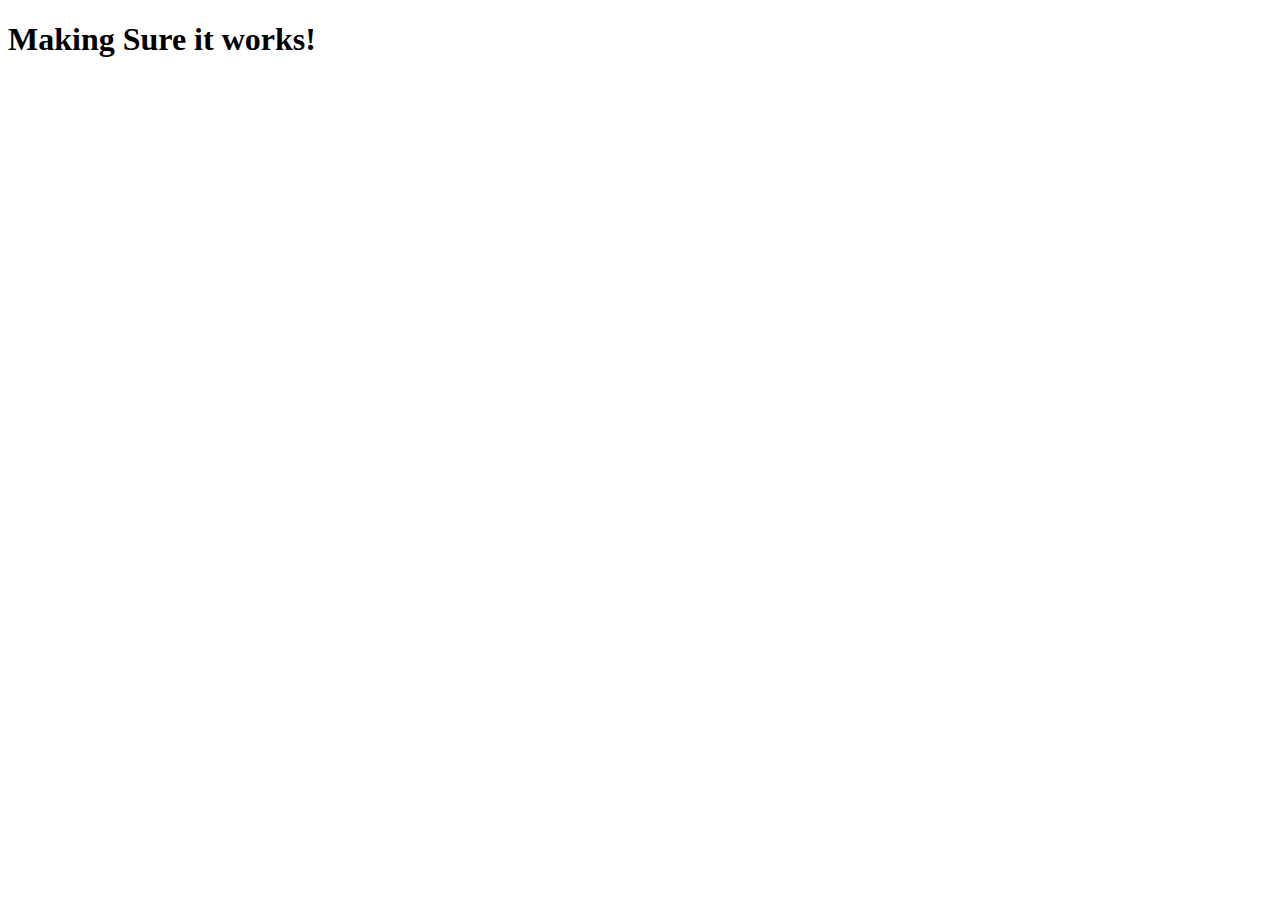
<file: index.html>
<!DOCTYPE html>
<html lang="en">
<head>
  <meta charset="UTF-8">
  <meta name="viewport" content="width=device-width, initial-scale=1.0">
  <title>toleiko.ca</title>
  <meta name="description" content="Official website of Toleiko">
  <meta property="og:title" content="Toleiko">
  <meta property="og:description" content="Official website of Toleiko">
  <meta property="og:url" content="https://toleiko.ca">
  <meta property="og:type" content="website">
  <link rel="canonical" href="https://toleiko.ca">
</head>
<body>
  <h1>Making Sure it works!</h1>
</body>
</html>
</file>
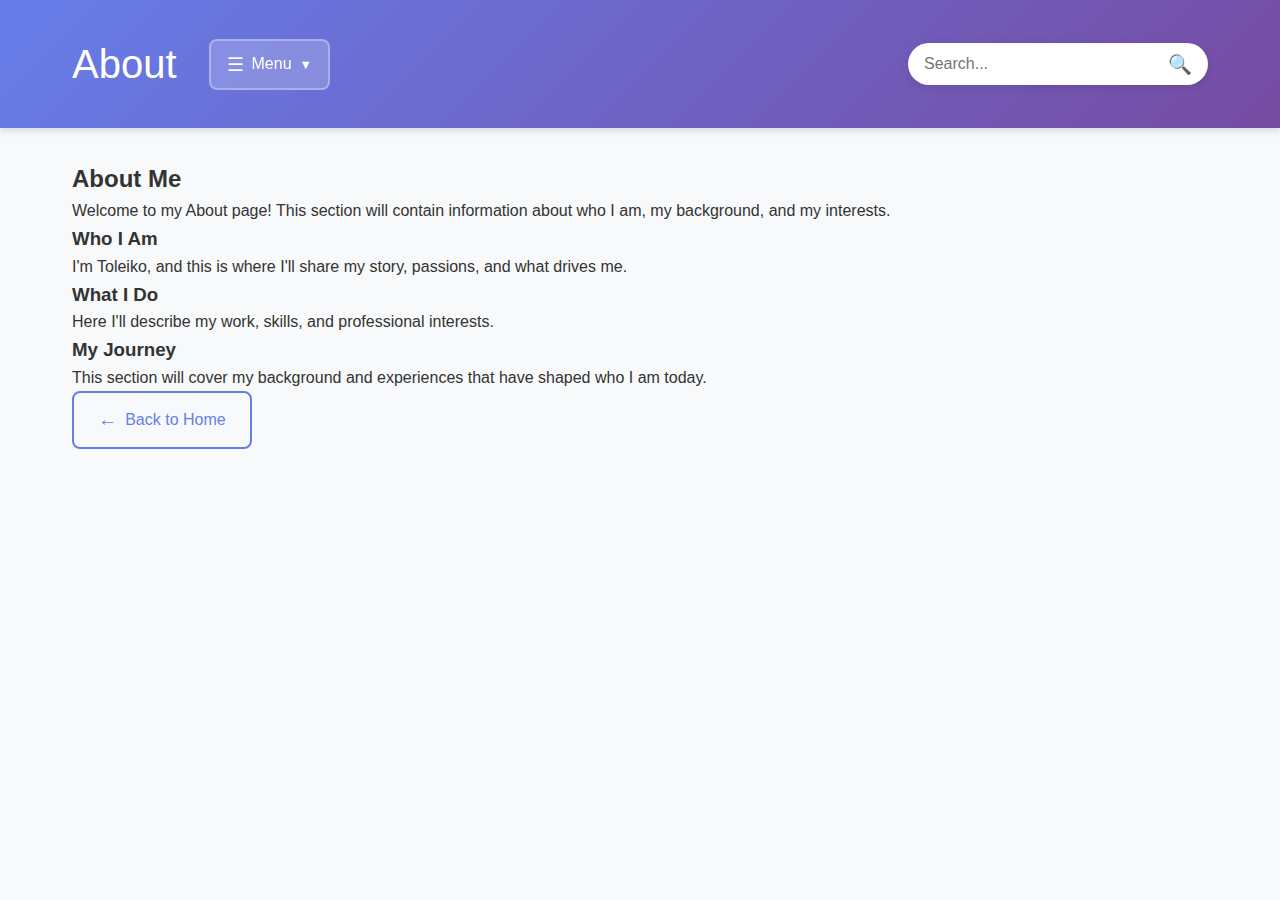
<file: about/index.html>
<!DOCTYPE html>
<html lang="en">
<head>
  <meta charset="UTF-8">
  <meta name="viewport" content="width=device-width, initial-scale=1.0">
  <title>About - toleiko</title>
  <meta name="description" content="About Toleiko - Learn more about me">
  <meta property="og:title" content="About - toleiko">
  <meta property="og:description" content="About Toleiko - Learn more about me">
  <meta property="og:url" content="https://toleiko.ca/about">
  <meta property="og:type" content="website">
  <link rel="canonical" href="https://toleiko.ca/about">
  <link rel="stylesheet" href="../styles.css">
</head>
<body>
  <!-- Title Section Container -->
  <div id="titleSection"></div>
  
  <!-- Main Content -->
  <div class="content">
    <h2>About Me</h2>
    <p>Welcome to my About page! This section will contain information about who I am, my background, and my interests.</p>
    
    <div class="about-content">
      <h3>Who I Am</h3>
      <p>I'm Toleiko, and this is where I'll share my story, passions, and what drives me.</p>
      
      <h3>What I Do</h3>
      <p>Here I'll describe my work, skills, and professional interests.</p>
      
      <h3>My Journey</h3>
      <p>This section will cover my background and experiences that have shaped who I am today.</p>
    </div>
    
    <!-- Navigation Back Home -->
    <div id="backButton"></div>
  </div>

  <!-- Load Templates -->
  <script src="../templates.js"></script>
  <script>
    // Load the title section with custom data
    loadTemplate('titleSection', 'titleSection', {
      title: 'About',
      searchPlaceholder: 'Search...',
      showSearch: true,
      showDropdown: true,
      dropdownItems: [
        {
          text: 'Home',
          href: 'https://toleiko.ca',
          icon: '🏠'
        },
        {
          text: 'Projects',
          href: 'https://toleiko.ca/projects',
          icon: '🚀'
        },
        {
          text: 'Recipes',
          href: 'https://toleiko.ca/recipes',
          icon: '🍲'
        }
      ]
    });

    // Load back to home button
    loadTemplate('navButton', 'backButton', {
      text: 'Back to Home',
      href: 'https://toleiko.ca',
      style: 'outline',
      size: 'medium',
      icon: '← '
    });
  </script>
</body>
</html>
</file>
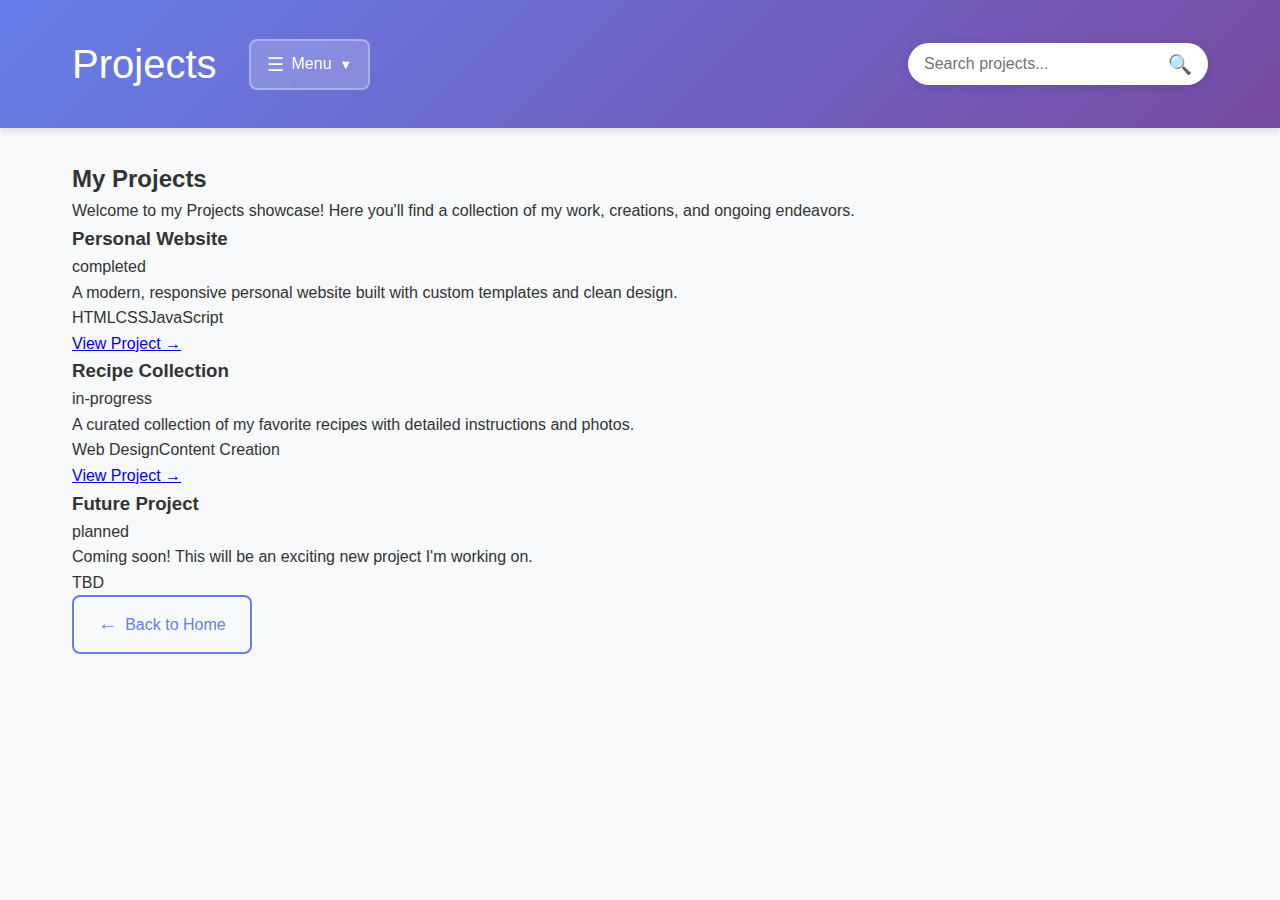
<file: projects/index.html>
<!DOCTYPE html>
<html lang="en">
<head>
  <meta charset="UTF-8">
  <meta name="viewport" content="width=device-width, initial-scale=1.0">
  <title>Projects - toleiko</title>
  <meta name="description" content="Projects by Toleiko - Explore my work and creations">
  <meta property="og:title" content="Projects - toleiko">
  <meta property="og:description" content="Projects by Toleiko - Explore my work and creations">
  <meta property="og:url" content="https://toleiko.ca/projects">
  <meta property="og:type" content="website">
  <link rel="canonical" href="https://toleiko.ca/projects">
  <link rel="stylesheet" href="../styles.css">
</head>
<body>
  <!-- Title Section Container -->
  <div id="titleSection"></div>
  
  <!-- Main Content -->
  <div class="content">
    <h2>My Projects</h2>
    <p>Welcome to my Projects showcase! Here you'll find a collection of my work, creations, and ongoing endeavors.</p>
    
    <div class="projects-grid" id="projectsGrid">
      <!-- Projects will be loaded here -->
    </div>
    
    <!-- Navigation Back Home -->
    <div id="backButton"></div>
  </div>

  <!-- Load Templates -->
  <script src="../templates.js"></script>
  <script>
    // Load the title section with custom data
    loadTemplate('titleSection', 'titleSection', {
      title: 'Projects',
      searchPlaceholder: 'Search projects...',
      showSearch: true,
      showDropdown: true,
      dropdownItems: [
        {
          text: 'Home',
          href: 'https://toleiko.ca',
          icon: '🏠'
        },
        {
          text: 'About',
          href: 'https://toleiko.ca/about',
          icon: '👤'
        },
        {
          text: 'Recipes',
          href: 'https://toleiko.ca/recipes',
          icon: '🍲'
        }
      ]
    });

    // Add project cards template
    function createProjectCard(project) {
      return `
        <div class="project-card">
          <div class="project-header">
            <h3>${project.title}</h3>
            <span class="project-status ${project.status}">${project.status}</span>
          </div>
          <p class="project-description">${project.description}</p>
          <div class="project-tech">
            ${project.technologies.map(tech => `<span class="tech-tag">${tech}</span>`).join('')}
          </div>
          ${project.link ? `<a href="${project.link}" class="project-link" target="_blank">View Project →</a>` : ''}
        </div>
      `;
    }

    // Sample projects data
    const projects = [
      {
        title: "Personal Website",
        description: "A modern, responsive personal website built with custom templates and clean design.",
        technologies: ["HTML", "CSS", "JavaScript"],
        status: "completed",
        link: "https://toleiko.ca"
      },
      {
        title: "Recipe Collection",
        description: "A curated collection of my favorite recipes with detailed instructions and photos.",
        technologies: ["Web Design", "Content Creation"],
        status: "in-progress",
        link: "https://toleiko.ca/recipes"
      },
      {
        title: "Future Project",
        description: "Coming soon! This will be an exciting new project I'm working on.",
        technologies: ["TBD"],
        status: "planned"
      }
    ];

    // Load projects into the grid
    document.getElementById('projectsGrid').innerHTML = projects.map(createProjectCard).join('');

    // Load back to home button
    loadTemplate('navButton', 'backButton', {
      text: 'Back to Home',
      href: 'https://toleiko.ca',
      style: 'outline',
      size: 'medium',
      icon: '← '
    });
  </script>
</body>
</html>
</file>
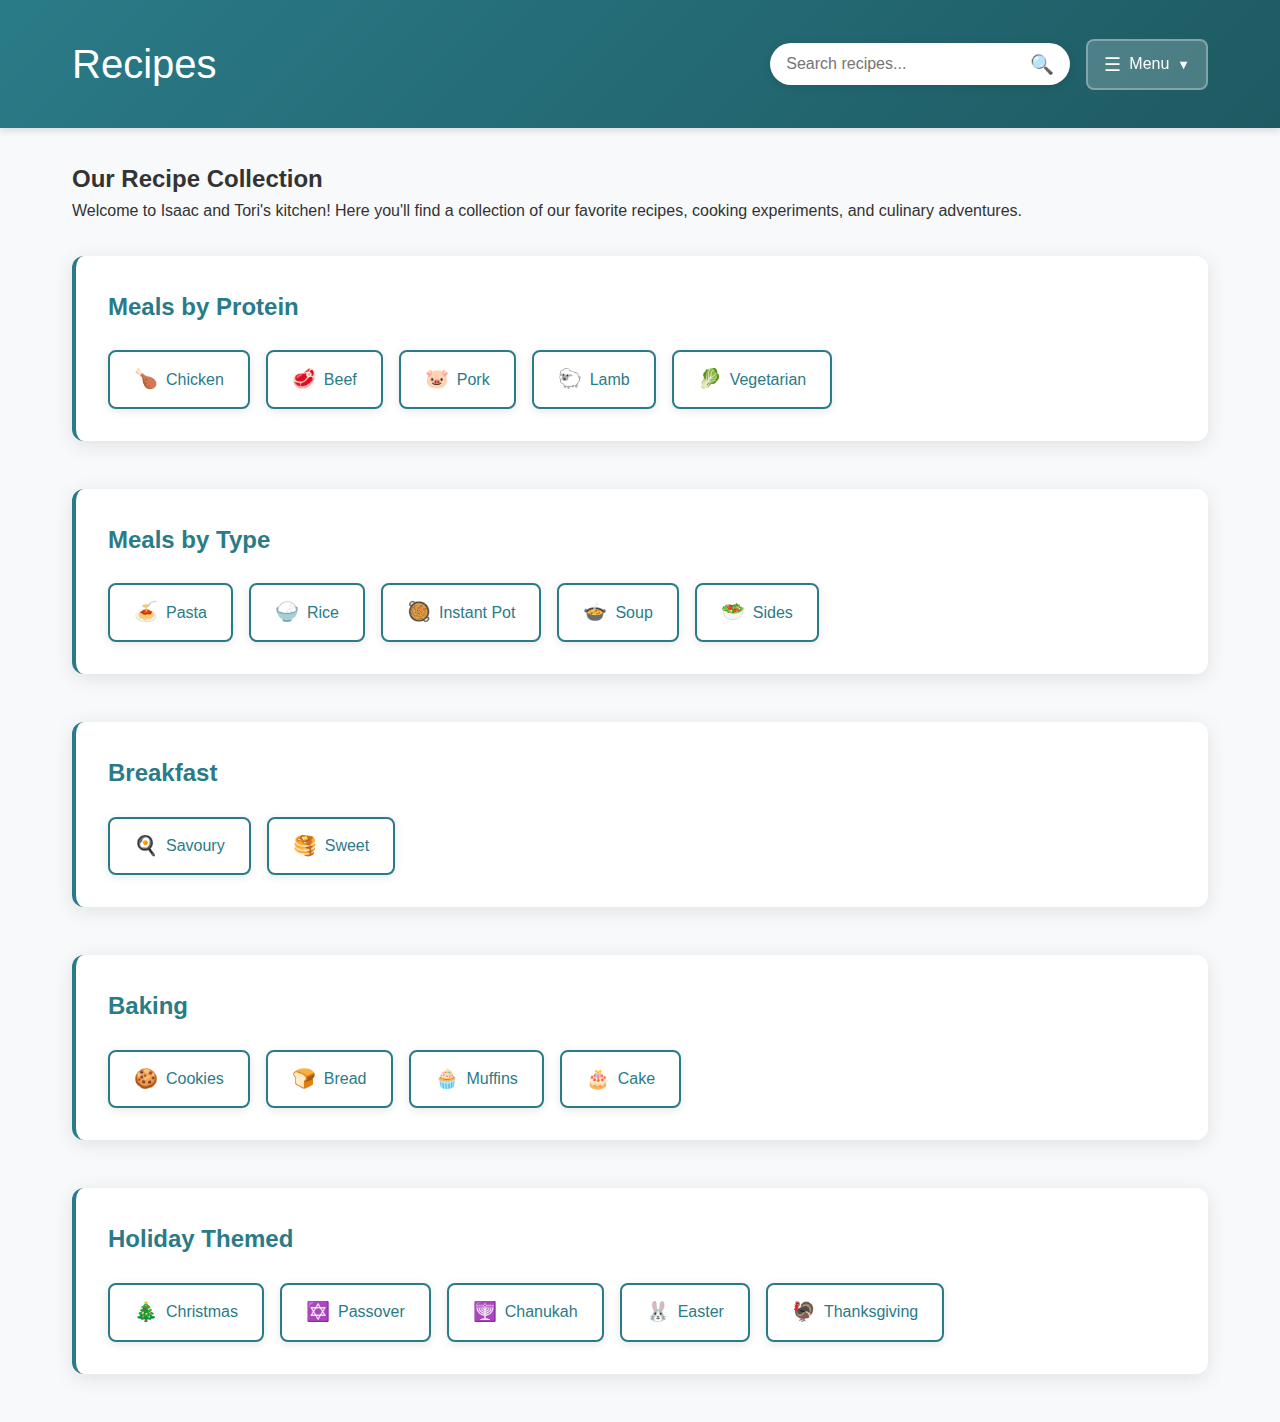
<file: recipes/index.html>
<!DOCTYPE html>
<html lang="en">
<head>
  <meta charset="UTF-8">
  <meta name="viewport" content="width=device-width, initial-scale=1.0">
  <title>toleiko/recipes</title>
  <meta name="description" content="Cooking with Tori and Isaac - Delicious dishes and cooking adventures">
  <meta property="og:title" content="toleiko - recipes">
  <meta property="og:description" content="Cooking with Tori and Isaac - Delicious dishes and cooking adventures">
  <meta property="og:url" content="https://toleiko.ca/recipes">
  <meta property="og:type" content="website">
  <link rel="canonical" href="https://toleiko.ca/recipes">
  <link rel="stylesheet" href="../css/styles.css">
</head>
<body>
  <!-- Title Section Container -->
  <div id="titleSection"></div>
  
  <!-- Main Content -->
  <div class="content">
    <h2>Our Recipe Collection</h2>
    <p>Welcome to Isaac and Tori's kitchen! Here you'll find a collection of our favorite recipes, cooking experiments, and culinary adventures.</p>
    
    <!-- Recipe Categories -->
    <div class="recipe-categories">
      
      <!-- Meals by Protein -->
      <div class="category-section">
        <h3>Meals by Protein</h3>
        <div id="proteinButtons"></div>
      </div>
      
      <!-- Meals by Type -->
      <div class="category-section">
        <h3>Meals by Type</h3>
        <div id="mealTypeButtons"></div>
      </div>
      
      <!-- Breakfast -->
      <div class="category-section">
        <h3>Breakfast</h3>
        <div id="breakfastButtons"></div>
      </div>
      
      <!-- Baking -->
      <div class="category-section">
        <h3>Baking</h3>
        <div id="bakingButtons"></div>
      </div>
      
      <!-- Holiday Themed -->
      <div class="category-section">
        <h3>Holiday Themed</h3>
        <div id="holidayButtons"></div>
      </div>
      
    </div>

    <!-- Filtered Results Section -->
    <div id="filteredResults" style="display: none;">
      <div style="display: flex; justify-content: space-between; align-items: center; margin-bottom: 2rem;">
        <h2 id="filterTitle">Filtered Recipes</h2>
        <button onclick="showAllCategories()" class="nav-button nav-button--outline nav-button--medium">
          ← Back to Categories
        </button>
      </div>
      <div id="recipeGrid" class="recipes-grid">
        <!-- Filtered recipes will be displayed here -->
      </div>
    </div>
    
  </div>

  <!-- Load Templates -->
  <script src="../js/templates.js"></script>
  <script>
    // Load the title section with custom data
    loadTemplate('titleSection', 'titleSection', {
      title: 'Recipes',
      searchPlaceholder: 'Search recipes...',
      showSearch: true,
      showDropdown: true,
      dropdownItems: [
        {
          text: 'Home',
          href: 'https://toleiko.ca',
          icon: '🏠'
        },
        {
          text: 'Projects',
          href: 'https://toleiko.ca/projects',
          icon: '🚀'
        }
      ]
    });

    // Load recipe category buttons
    
    // Add event listeners after buttons are created
    setTimeout(() => {
      // Add click handlers to all category buttons
      const buttonCategories = [
        { selector: '#proteinButtons', tags: ['chicken', 'beef', 'pork', 'lamb', 'vegetarian'] },
        { selector: '#mealTypeButtons', tags: ['pasta', 'rice', 'instant pot', 'soup', 'sides'] },
        { selector: '#breakfastButtons', tags: ['savoury', 'sweet'] },
        { selector: '#bakingButtons', tags: ['cookies', 'bread', 'muffins', 'cake'] },
        { selector: '#holidayButtons', tags: ['christmas', 'passover', 'chanukah', 'easter', 'thanksgiving'] }
      ];

      buttonCategories.forEach(category => {
        const buttons = document.querySelectorAll(`${category.selector} .nav-button`);
        buttons.forEach((button, index) => {
          button.addEventListener('click', (e) => {
            e.preventDefault();
            const tag = category.tags[index];
            console.log('Button clicked:', tag);
            filterRecipes(tag);
          });
        });
        console.log(`Event listeners added to ${buttons.length} buttons in ${category.selector}`);
      });
    }, 500);
    
    // Meals by Protein
    loadTemplate('buttonGroup', 'proteinButtons', {
      alignment: 'left',
      spacing: 'normal',
      buttons: [
        { text: 'Chicken', href: '#', style: 'secondary', size: 'medium', icon: '🍗', tag: 'chicken' },
        { text: 'Beef', href: '#', style: 'secondary', size: 'medium', icon: '🥩', tag: 'beef' },
        { text: 'Pork', href: '#', style: 'secondary', size: 'medium', icon: '🐷', tag: 'pork' },
        { text: 'Lamb', href: '#', style: 'secondary', size: 'medium', icon: '🐑', tag: 'lamb' },
        { text: 'Vegetarian', href: '#', style: 'secondary', size: 'medium', icon: '🥬', tag: 'vegetarian' }
      ]
    });

    // Meals by Type
    loadTemplate('buttonGroup', 'mealTypeButtons', {
      alignment: 'left',
      spacing: 'normal',
      buttons: [
        { text: 'Pasta', href: '#', style: 'secondary', size: 'medium', icon: '🍝' },
        { text: 'Rice', href: '#', style: 'secondary', size: 'medium', icon: '🍚' },
        { text: 'Instant Pot', href: '#', style: 'secondary', size: 'medium', icon: '🥘' },
        { text: 'Soup', href: '#', style: 'secondary', size: 'medium', icon: '🍲' },
        { text: 'Sides', href: '#', style: 'secondary', size: 'medium', icon: '🥗' }
      ]
    });

    // Breakfast
    loadTemplate('buttonGroup', 'breakfastButtons', {
      alignment: 'left',
      spacing: 'normal',
      buttons: [
        { text: 'Savoury', href: '#', style: 'secondary', size: 'medium', icon: '🍳' },
        { text: 'Sweet', href: '#', style: 'secondary', size: 'medium', icon: '🥞' }
      ]
    });

    // Baking
    loadTemplate('buttonGroup', 'bakingButtons', {
      alignment: 'left',
      spacing: 'normal',
      buttons: [
        { text: 'Cookies', href: '#', style: 'secondary', size: 'medium', icon: '🍪' },
        { text: 'Bread', href: '#', style: 'secondary', size: 'medium', icon: '🍞' },
        { text: 'Muffins', href: '#', style: 'secondary', size: 'medium', icon: '🧁' },
        { text: 'Cake', href: '#', style: 'secondary', size: 'medium', icon: '🎂' }
      ]
    });

    // Holiday Themed
    loadTemplate('buttonGroup', 'holidayButtons', {
      alignment: 'left',
      spacing: 'normal',
      buttons: [
        { text: 'Christmas', href: '#', style: 'secondary', size: 'medium', icon: '🎄' },
        { text: 'Passover', href: '#', style: 'secondary', size: 'medium', icon: '✡️' },
        { text: 'Chanukah', href: '#', style: 'secondary', size: 'medium', icon: '🕎' },
        { text: 'Easter', href: '#', style: 'secondary', size: 'medium', icon: '🐰' },
        { text: 'Thanksgiving', href: '#', style: 'secondary', size: 'medium', icon: '🦃' }
      ]
    });

    // Recipe filtering functionality
    let allRecipes = [];

    // Load all recipes from the database folder
    async function loadRecipes() {
      const recipeFiles = [
        'annes-chicken.json',
        'cashew-chicken.json',
        'chicken-parmigiana.json',
        'instant-pot-indian-curry.json',
        'instant-pot-tuscan-chicken.json',
        'lemon-orzo-chicken.json',
        'lemon-roast-chicken.json',
        'panaeng-curry.json',
        'spicy-mushroom-larb.json',
        'sticky-chicken.json',
        'teriyaki-chicken-lettuce-wraps.json'
      ];

      console.log('Loading recipes...');
      try {
        for (const file of recipeFiles) {
          console.log('Fetching:', `database/${file}`);
          try {
            const response = await fetch(`database/${file}`);
            console.log('Response for', file, ':', response.status, response.ok);
            
            if (response.ok) {
              const recipeText = await response.text();
              console.log('Raw response for', file, ':', recipeText.substring(0, 100));
              
              try {
                const recipe = JSON.parse(recipeText);
                console.log('Parsed recipe:', recipe.name, 'Tags:', recipe.tags);
                
                // Normalize ingredients format for consistency
                if (recipe.ingredients && typeof recipe.ingredients === 'object' && !Array.isArray(recipe.ingredients)) {
                  // Complex format - convert to simple format for filtering
                  recipe.ingredientSections = recipe.ingredients;
                  recipe.ingredients = Object.values(recipe.ingredients).flat();
                  console.log('Normalized complex ingredients for:', recipe.name);
                }
                
                allRecipes.push(recipe);
              } catch (parseError) {
                console.error('JSON parse error for', file, ':', parseError);
              }
            } else {
              console.error('Failed to fetch:', file, 'Status:', response.status, response.statusText);
            }
          } catch (fileError) {
            console.error('Error loading file', file, ':', fileError);
          }
        }
        console.log('All recipes loaded:', allRecipes.length);
        console.log('Recipe names:', allRecipes.map(r => r.name));
      } catch (error) {
        console.error('Error loading recipes:', error);
      }
    }

    // Filter recipes by tag
    function filterRecipes(tag) {
      console.log('Filtering recipes for tag:', tag);
      console.log('All recipes loaded:', allRecipes);
      
      const filteredRecipes = allRecipes.filter(recipe => 
        recipe.tags && recipe.tags.some(recipeTag => 
          recipeTag.toLowerCase().includes(tag.toLowerCase())
        )
      );

      console.log('Filtered recipes:', filteredRecipes);
      displayFilteredRecipes(filteredRecipes, tag);
    }

    // Display filtered recipes
    function displayFilteredRecipes(recipes, tag) {
      const categoriesDiv = document.querySelector('.recipe-categories');
      const filteredDiv = document.getElementById('filteredResults');
      const filterTitle = document.getElementById('filterTitle');
      const recipeGrid = document.getElementById('recipeGrid');

      // Hide categories, show filtered results
      categoriesDiv.style.display = 'none';
      filteredDiv.style.display = 'block';

      // Update title
      filterTitle.textContent = `${tag.charAt(0).toUpperCase() + tag.slice(1)} Recipes (${recipes.length})`;

      // Create recipe cards
      if (recipes.length === 0) {
        recipeGrid.innerHTML = '<p>No recipes found for this category.</p>';
      } else {
        recipeGrid.innerHTML = recipes.map(recipe => createRecipeCard(recipe)).join('');
      }
    }

    // Create a recipe card HTML
    function createRecipeCard(recipe) {
      // Convert recipe name to filename format (lowercase, hyphens for spaces)
      const recipeFile = recipe.name.toLowerCase().replace(/\s+/g, '-').replace(/[^a-z0-9-]/g, '');
      
      return `
        <div class="recipe-card clickable" onclick="openRecipe('${recipeFile}')">
          <div class="recipe-content">
            <h3>${recipe.name}</h3>
            <div class="recipe-meta">
              <span class="prep-time">⏱️ ${recipe.duration} ${recipe.duration === 1 ? 'hour' : 'hours'}</span>
              <span class="servings">🍽️ ${recipe.servings} servings</span>
            </div>
            <div class="recipe-tags">
              ${recipe.tags ? recipe.tags.map(tag => `<span class="recipe-tag">${tag}</span>`).join('') : ''}
            </div>
          </div>
        </div>
      `;
    }

    // Open recipe detail page
    function openRecipe(recipeFile) {
      window.location.href = `recipe.html?recipe=${recipeFile}`;
    }

    // Show all categories (back button)
    function showAllCategories() {
      const categoriesDiv = document.querySelector('.recipe-categories');
      const filteredDiv = document.getElementById('filteredResults');

      categoriesDiv.style.display = 'block';
      filteredDiv.style.display = 'none';
    }

    // Test function to verify buttons work
    window.testClick = function() {
      alert('Button click detected!');
    };

    // Make functions globally accessible
    window.filterRecipes = filterRecipes;
    window.showAllCategories = showAllCategories;
    window.openRecipe = openRecipe;

    // Load recipes when page loads
    loadRecipes().then(() => {
      console.log('Recipes loaded successfully:', allRecipes.length, 'recipes');
    });

  </script>
</body>
</html>
</file>
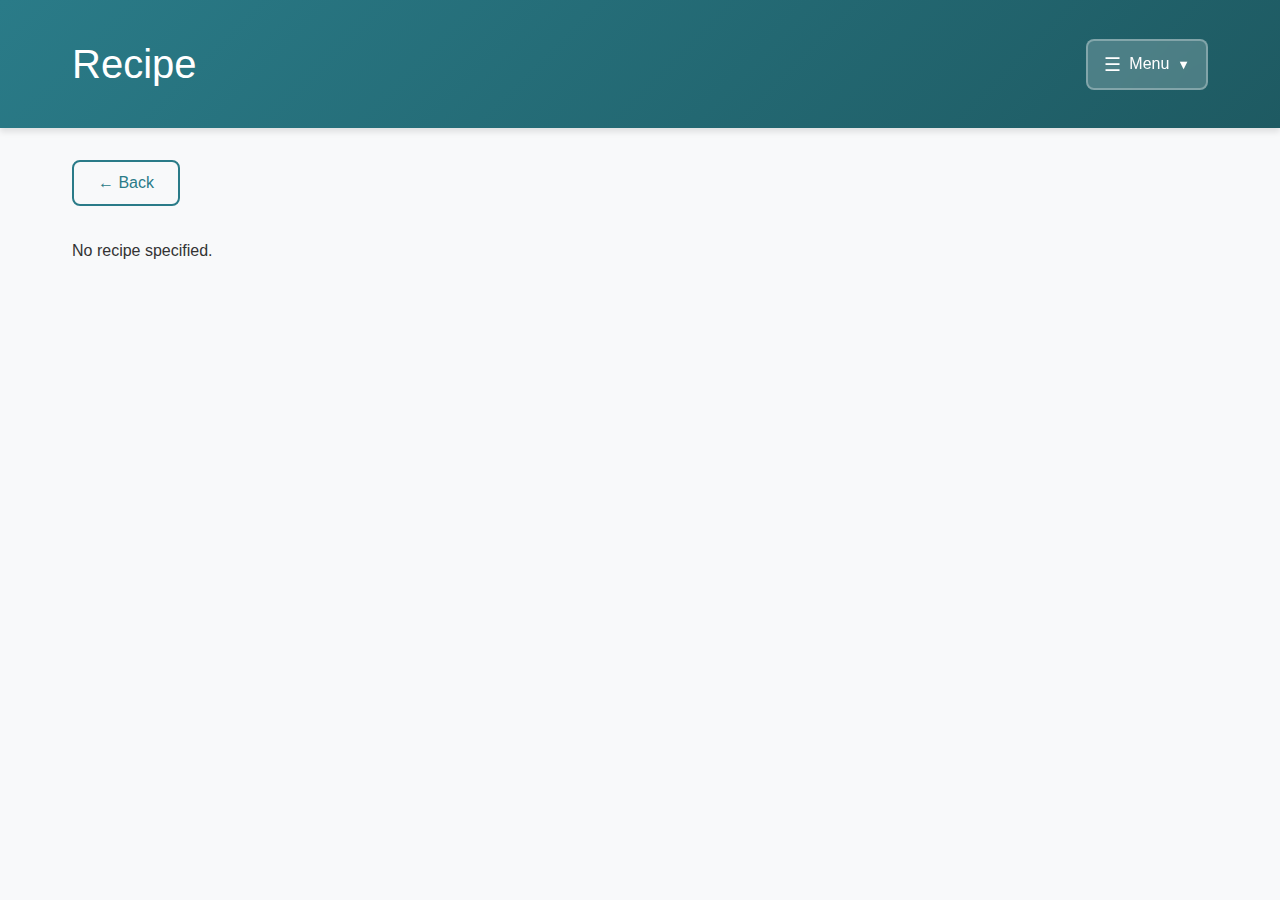
<file: recipes/recipe.html>
<!DOCTYPE html>
<html lang="en">
<head>
  <meta charset="UTF-8">
  <meta name="viewport" content="width=device-width, initial-scale=1.0">
  <title>Recipe - toleiko</title>
  <meta name="description" content="Recipe details from toleiko's collection">
  <link rel="stylesheet" href="../css/styles.css">
</head>
<body>
  <!-- Title Section Container -->
  <div id="titleSection"></div>
  
  <!-- Main Content -->
  <div class="content">
    <div style="margin-bottom: 2rem;">
      <button onclick="history.back()" class="nav-button nav-button--outline nav-button--medium">
        ← Back
      </button>
    </div>

    <!-- Recipe Details Container -->
    <div id="recipeDetails">
      <div class="loading-message">Loading recipe...</div>
    </div>
  </div>

  <!-- Load Templates -->
  <script src="../js/templates.js"></script>
  <script>
    // Load the title section
    loadTemplate('titleSection', 'titleSection', {
      title: 'Recipe',
      searchPlaceholder: 'Search recipes...',
      showSearch: false,
      showDropdown: true,
      dropdownItems: [
        {
          text: 'Home',
          href: 'https://toleiko.ca',
          icon: '🏠'
        },
        {
          text: 'Projects',
          href: 'https://toleiko.ca/projects',
          icon: '🚀'
        },
        {
          text: 'Recipes',
          href: 'https://toleiko.ca/recipes',
          icon: '🍲'
        }
      ]
    });

    // Get recipe filename from URL parameter
    function getRecipeFromURL() {
      const urlParams = new URLSearchParams(window.location.search);
      return urlParams.get('recipe');
    }

    // Load and display recipe details
    async function loadRecipeDetails() {
      const recipeFile = getRecipeFromURL();
      
      if (!recipeFile) {
        document.getElementById('recipeDetails').innerHTML = '<p>No recipe specified.</p>';
        return;
      }

      try {
        const response = await fetch(`database/${recipeFile}.json`);
        if (!response.ok) {
          throw new Error(`Recipe not found: ${recipeFile}`);
        }

        const recipe = await response.json();
        displayRecipe(recipe);
      } catch (error) {
        console.error('Error loading recipe:', error);
        document.getElementById('recipeDetails').innerHTML = `<p>Error loading recipe: ${error.message}</p>`;
      }
    }

    // Store original recipe for scaling calculations
    let originalRecipe = null;
    let currentServings = null;

    // Display recipe with proper formatting
    function displayRecipe(recipe) {
      const container = document.getElementById('recipeDetails');
      
      // Store original recipe data
      originalRecipe = JSON.parse(JSON.stringify(recipe)); // Deep clone
      currentServings = recipe.servings;
      
      // Update page title
      document.title = `${recipe.name} - toleiko`;

      container.innerHTML = `
        <div class="recipe-detail">
          <div class="recipe-header">
            <h1>${recipe.name}</h1>
            <div class="recipe-meta">
              <span class="prep-time">⏱️ ${recipe.duration} ${recipe.duration === 1 ? 'hour' : 'hours'}</span>
              <div class="servings-control">
                <label for="servingsInput">🍽️ Servings:</label>
                <div class="servings-input-group">
                  <button onclick="adjustServings(-1)" class="serving-btn">−</button>
                  <input type="number" id="servingsInput" value="${recipe.servings}" min="1" max="50" onchange="updateServings()">
                  <button onclick="adjustServings(1)" class="serving-btn">+</button>
                </div>
                <span class="original-servings">(Originally ${recipe.servings})</span>
              </div>
            </div>
            ${recipe.tags ? `
              <div class="recipe-tags">
                ${recipe.tags.map(tag => `<span class="recipe-tag">${tag}</span>`).join('')}
              </div>
            ` : ''}
          </div>

          <div class="recipe-content">
            <div id="ingredientsSection">${formatIngredients(recipe.ingredients, currentServings)}</div>
            ${formatInstructions(recipe.instructions)}
            ${recipe.additional_context ? formatAdditionalContext(recipe.additional_context) : ''}
          </div>
        </div>
      `;
    }

    // Serving size adjustment functions
    function adjustServings(change) {
      const input = document.getElementById('servingsInput');
      const currentValue = parseInt(input.value);
      
      // Calculate increment as 50% of original serving size
      const increment = Math.max(1, Math.round(originalRecipe.servings * 0.5));
      
      const newValue = Math.max(1, Math.min(50, currentValue + (change * increment)));
      input.value = newValue;
      updateServings();
    }

    function updateServings() {
      const input = document.getElementById('servingsInput');
      const newServings = parseInt(input.value);
      if (newServings && newServings > 0) {
        currentServings = newServings;
        // Update ingredients section with scaled amounts
        document.getElementById('ingredientsSection').innerHTML = formatIngredients(originalRecipe.ingredients, currentServings);
      }
    }

    // Parse and scale ingredient quantities
    function scaleIngredient(ingredient, scaleFactor) {
      console.log('Scaling ingredient:', ingredient, 'with factor:', scaleFactor);
      
      // Regular expressions to match various quantity formats (order matters!)
      const patterns = [
        // Mixed numbers with unit and dash: 1 1/2 cup – description, etc.
        /^(\d+\s+\d+\/\d+)\s+([^–-]+)\s*([–-])\s*(.+)$/,
        // Simple fractions with unit and dash: 1/2 cup – description, etc.
        /^(\d+\/\d+)\s+([^–-]+)\s*([–-])\s*(.+)$/,
        // Decimal numbers with unit and dash: 1.5 cups – description, etc.
        /^(\d+\.?\d*)\s+([^–-]+)\s*([–-])\s*(.+)$/,
        // Ranges with dash: 2-3 – onions, etc.
        /^(\d+\.?\d*)\s*[-–]\s*(\d+\.?\d*)\s*([–-])\s*(.+)$/,
        // Simple numbers without dash: 2 tbsp, 3 cups, etc.
        /^(\d+\.?\d*)\s+(.+)$/
      ];

      for (const pattern of patterns) {
        const match = ingredient.match(pattern);
        if (match) {
          console.log('Pattern matched:', pattern.source, 'Match:', match);
          
          if (pattern.source.includes('[-–].*[-–]')) {
            // Range pattern (e.g., "2-3 – Onions")
            const min = parseFloat(match[1]);
            const max = parseFloat(match[2]);
            const scaledMin = (min * scaleFactor).toFixed(2).replace(/\.?0+$/, '');
            const scaledMax = (max * scaleFactor).toFixed(2).replace(/\.?0+$/, '');
            const result = `${scaledMin}–${scaledMax} ${match[3]} ${match[4]}`;
            console.log('Range result:', result);
            return result;
          } else if (match.length === 5) {
            // New format with unit: quantity + unit + dash + description (e.g., "1 1/2 cup – Chicken")
            const quantity = parseQuantity(match[1]);
            console.log('Parsed quantity:', quantity, 'from:', match[1]);
            const scaledQuantity = quantity * scaleFactor;
            const unit = match[2].trim();
            const dash = match[3];
            const description = match[4];
            
            // Apply smart unit conversion
            const converted = formatScaledQuantityAndUnit(scaledQuantity, unit);
            console.log('Scaled and converted:', converted);
            
            const result = `${converted.quantity} ${converted.unit} ${dash} ${description}`;
            console.log('Unit format result:', result);
            return result;
          } else if (match[2] === '–' || match[2] === '-') {
            // Old format with dash (e.g., "2 – tbsp Oil")
            const quantity = parseQuantity(match[1]);
            console.log('Parsed quantity:', quantity, 'from:', match[1]);
            const scaledQuantity = quantity * scaleFactor;
            const dash = match[2];
            const restOfIngredient = match[3].trim();
            
            // Try to extract unit from the rest of the ingredient
            const unitMatch = restOfIngredient.match(/^(\w+)\s+(.+)$/);
            if (unitMatch) {
              const unit = unitMatch[1];
              const description = unitMatch[2];
              const converted = formatScaledQuantityAndUnit(scaledQuantity, unit);
              console.log('Scaled and converted:', converted);
              const result = `${converted.quantity} ${dash} ${converted.unit} ${description}`;
              console.log('Old format result:', result);
              return result;
            } else {
              // No clear unit separation, use basic formatting
              const converted = { quantity: formatQuantityOnly(scaledQuantity), unit: '' };
              const result = `${converted.quantity} ${dash} ${restOfIngredient}`;
              console.log('Old format result (no unit):', result);
              return result;
            }
          } else {
            // Simple format without dash (e.g., "2 tbsp oil")
            const quantity = parseQuantity(match[1]);
            console.log('Parsed quantity:', quantity, 'from:', match[1]);
            const scaledQuantity = quantity * scaleFactor;
            const restOfIngredient = match[2].trim();
            
            // Try to extract unit from the rest of the ingredient
            const unitMatch = restOfIngredient.match(/^(\w+)\s+(.+)$/);
            if (unitMatch) {
              const unit = unitMatch[1];
              const description = unitMatch[2];
              const converted = formatScaledQuantityAndUnit(scaledQuantity, unit);
              console.log('Scaled and converted:', converted);
              const result = `${converted.quantity} ${converted.unit} ${description}`;
              console.log('Simple result:', result);
              return result;
            } else {
              // No clear unit separation, use basic formatting
              const converted = { quantity: formatQuantityOnly(scaledQuantity), unit: '' };
              const result = `${converted.quantity} ${restOfIngredient}`;
              console.log('Simple result (no unit):', result);
              return result;
            }
          }
        }
      }
      
      // If no pattern matches, return original (for items like "Salt to taste")
      return ingredient;
    }

    // Parse various quantity formats to decimal
    function parseQuantity(quantityStr) {
      quantityStr = quantityStr.trim();
      console.log('Parsing quantity:', quantityStr);
      
      // Handle mixed numbers like "1 1/2" (one and a half)
      const mixedNumberMatch = quantityStr.match(/^(\d+)\s+(\d+)\/(\d+)$/);
      if (mixedNumberMatch) {
        console.log('Mixed number match:', mixedNumberMatch);
        const wholeNumber = parseInt(mixedNumberMatch[1]);
        const numerator = parseInt(mixedNumberMatch[2]);
        const denominator = parseInt(mixedNumberMatch[3]);
        const result = wholeNumber + (numerator / denominator);
        console.log('Mixed number result:', result);
        return result;
      }
      
      // Handle simple fractions like "1/2"
      const fractionMatch = quantityStr.match(/^(\d+)\/(\d+)$/);
      if (fractionMatch) {
        console.log('Fraction match:', fractionMatch);
        const numerator = parseInt(fractionMatch[1]);
        const denominator = parseInt(fractionMatch[2]);
        const result = numerator / denominator;
        console.log('Fraction result:', result);
        return result;
      }
      
      // Handle decimal numbers
      const result = parseFloat(quantityStr);
      console.log('Decimal result:', result);
      return result;
    }

    // Smart unit conversion and quantity formatting
    function formatScaledQuantityAndUnit(quantity, unit) {
      const commonFractions = {
        0.125: '1/8', 0.25: '1/4', 0.333: '1/3', 0.375: '3/8',
        0.5: '1/2', 0.625: '5/8', 0.667: '2/3', 0.75: '3/4', 0.875: '7/8'
      };

      // Handle unit conversions based on quantity
      const unitLower = unit.toLowerCase().trim();
      
      // TSP -> TBSP conversion (3 tsp = 1 tbsp)
      if (unitLower === 'tsp' && quantity >= 3) {
        const tbsp = quantity / 3;
        // Only convert to whole or half tbsp
        if (tbsp >= 1) {
          const wholeTbsp = Math.floor(tbsp);
          const remainder = tbsp - wholeTbsp;
          
          if (remainder < 0.25) {
            // Round down to whole tbsp
            if (wholeTbsp >= 4) {
              // Convert tbsp to cups if >= 4 tbsp
              return formatTbspToCup(wholeTbsp);
            }
            return { quantity: wholeTbsp.toString(), unit: 'tbsp' };
          } else if (remainder >= 0.75) {
            // Round up to next whole tbsp
            const roundedTbsp = wholeTbsp + 1;
            if (roundedTbsp >= 4) {
              return formatTbspToCup(roundedTbsp);
            }
            return { quantity: roundedTbsp.toString(), unit: 'tbsp' };
          } else {
            // Use half tbsp
            const halfTbsp = wholeTbsp + 0.5;
            if (halfTbsp >= 4) {
              return formatTbspToCup(halfTbsp);
            }
            return { quantity: wholeTbsp > 0 ? `${wholeTbsp} 1/2` : '1/2', unit: 'tbsp' };
          }
        }
      }
      
      // TBSP -> CUP conversion (4 tbsp = 1/4 cup)
      if ((unitLower === 'tbsp' || unitLower === 'tablespoon' || unitLower === 'tablespoons') && quantity >= 4) {
        return formatTbspToCup(quantity);
      }
      
      // TSP -> CUP direct conversion for large quantities
      if (unitLower === 'tsp' && quantity >= 12) { // 12 tsp = 4 tbsp = 1/4 cup
        const cups = quantity / 48; // 48 tsp = 1 cup
        if (cups >= 0.25) {
          return formatCupQuantity(cups);
        }
      }
      
      // Default formatting for quantities that don't need unit conversion
      return { quantity: formatQuantityOnly(quantity), unit: unit };
    }

    // Helper function to convert tbsp to cups with proper fractions
    function formatTbspToCup(tbsp) {
      const cups = tbsp / 16; // 16 tbsp = 1 cup
      return formatCupQuantity(cups);
    }
    
    // Helper function to format cup quantities with cooking-friendly fractions
    function formatCupQuantity(cups) {
      const cookingCupFractions = [
        { decimal: 0.25, fraction: '1/4' },
        { decimal: 0.333, fraction: '1/3' },
        { decimal: 0.5, fraction: '1/2' },
        { decimal: 0.667, fraction: '2/3' },
        { decimal: 0.75, fraction: '3/4' },
        { decimal: 1.0, fraction: '1' }
      ];
      
      if (cups >= 1) {
        const wholeCups = Math.floor(cups);
        const remainder = cups - wholeCups;
        
        // Find closest cooking fraction for remainder
        const closestFraction = cookingCupFractions.find(f => 
          Math.abs(remainder - f.decimal) < 0.05
        );
        
        if (closestFraction && closestFraction.decimal > 0) {
          if (wholeCups > 0) {
            return { 
              quantity: closestFraction.fraction === '1' ? (wholeCups + 1).toString() : `${wholeCups} ${closestFraction.fraction}`, 
              unit: wholeCups + (closestFraction.decimal === 1 ? 1 : 0) === 1 ? 'cup' : 'cups' 
            };
          } else {
            return { quantity: closestFraction.fraction, unit: 'cup' };
          }
        } else if (remainder < 0.05) {
          return { quantity: wholeCups.toString(), unit: wholeCups === 1 ? 'cup' : 'cups' };
        }
      } else {
        // Less than 1 cup
        const closestFraction = cookingCupFractions.find(f => 
          Math.abs(cups - f.decimal) < 0.05
        );
        
        if (closestFraction) {
          return { quantity: closestFraction.fraction, unit: 'cup' };
        }
      }
      
      // Fallback to decimal if no good fraction match
      return { quantity: cups.toFixed(2).replace(/\.?0+$/, ''), unit: cups === 1 ? 'cup' : 'cups' };
    }

    // Format quantity only (without unit conversion)
    function formatQuantityOnly(quantity) {
      const commonFractions = {
        0.125: '1/8', 0.25: '1/4', 0.333: '1/3', 0.375: '3/8',
        0.5: '1/2', 0.625: '5/8', 0.667: '2/3', 0.75: '3/4', 0.875: '7/8'
      };
      
      const wholeNumber = Math.floor(quantity);
      const decimal = quantity - wholeNumber;
      
      // Check if decimal part matches a common fraction
      for (const [dec, frac] of Object.entries(commonFractions)) {
        if (Math.abs(decimal - parseFloat(dec)) < 0.01) {
          return wholeNumber > 0 ? `${wholeNumber} ${frac}` : frac;
        }
      }
      
      // If no common fraction matches, use decimal (rounded to reasonable precision)
      return quantity % 1 === 0 ? quantity.toString() : quantity.toFixed(2).replace(/\.?0+$/, '');
    }

    // Format individual ingredient with two-column layout
    function formatIngredientItem(ingredient, scaleFactor) {
      const scaledIngredient = scaleIngredient(ingredient, scaleFactor);
      
      // Split on the dash separator
      const dashIndex = scaledIngredient.indexOf('–') !== -1 ? scaledIngredient.indexOf('–') : scaledIngredient.indexOf('-');
      
      if (dashIndex > 0) {
        const quantity = scaledIngredient.substring(0, dashIndex).trim();
        let description = scaledIngredient.substring(dashIndex + 1).trim();
        
        // Convert URLs and recipe references to clickable links
        description = convertToLinks(description);
        
        return `
          <div class="ingredient-item">
            <div class="ingredient-quantity">${quantity}</div>
            <div class="ingredient-description">${description}</div>
          </div>
        `;
      } else {
        // If no dash found, display as single item
        let displayText = scaledIngredient;
        
        // Convert URLs and recipe references to clickable links
        displayText = convertToLinks(displayText);
        
        return `
          <div class="ingredient-item">
            <div class="ingredient-quantity"></div>
            <div class="ingredient-description">${displayText}</div>
          </div>
        `;
      }
    }

    // Convert URLs and recipe references to clickable links
    function convertToLinks(text) {
      // First, check for toleiko.ca recipe URLs and convert them to nice display names
      text = text.replace(/https?:\/\/toleiko\.ca\/recipes?\/recipe\.html\?recipe=([a-z0-9-]+)/gi, (match, recipeName) => {
        // Convert recipe filename to display name (e.g., "popovers-yorkshire-pudding" -> "Popovers Yorkshire Pudding")
        const displayName = recipeName.split('-').map(word => 
          word.charAt(0).toUpperCase() + word.slice(1)
        ).join(' ');
        return `<a href="recipe.html?recipe=${recipeName}" class="recipe-link">${displayName}</a>`;
      });
      
      // Then convert other full URLs to clickable links
      // Match http://, https://, or www. URLs (but not the ones we already converted)
      text = text.replace(/(https?:\/\/(?!toleiko\.ca\/recipes?\/recipe\.html)[^\s]+)|(www\.[^\s]+)/gi, (match) => {
        const url = match.startsWith('www.') ? `http://${match}` : match;
        return `<a href="${url}" class="recipe-link" target="_blank" rel="noopener noreferrer">${match}</a>`;
      });
      
      // Finally, convert recipe references like "(see recipe-name)" to clickable links
      text = text.replace(/\(see ([a-z0-9-]+)\)|\(([a-z0-9-]+)\)/gi, (match, recipeName1, recipeName2) => {
        const recipeName = recipeName1 || recipeName2;
        const displayText = recipeName1 ? `see ${recipeName}` : recipeName;
        return `<a href="recipe.html?recipe=${recipeName}" class="recipe-link">${displayText}</a>`;
      });
      
      return text;
    }

    // Format ingredients (handle both simple arrays and sectioned objects)
    function formatIngredients(ingredients, servings = null) {
      if (!ingredients) return '';

      const scaleFactor = servings && originalRecipe ? servings / originalRecipe.servings : 1;

      if (Array.isArray(ingredients)) {
        // Simple format: array of strings
        return `
          <div class="recipe-section">
            <h3>Ingredients</h3>
            <div class="ingredient-list">
              ${ingredients.map(ingredient => formatIngredientItem(ingredient, scaleFactor)).join('')}
            </div>
          </div>
        `;
      } else if (typeof ingredients === 'object') {
        // Complex format: object with sections
        return `
          <div class="recipe-section">
            <h3>Ingredients</h3>
            ${Object.entries(ingredients).map(([sectionName, items]) => `
              <div class="ingredient-section">
                <h4>${sectionName}</h4>
                <div class="ingredient-list indented">
                  ${items.map(item => formatIngredientItem(item, scaleFactor)).join('')}
                </div>
              </div>
            `).join('')}
          </div>
        `;
      }
      
      return '';
    }

    // Format instructions (handle both simple arrays and sectioned objects)
    function formatInstructions(instructions) {
      if (!instructions) return '';

      if (Array.isArray(instructions)) {
        // Simple format: array of strings
        return `
          <div class="recipe-section">
            <h3>Instructions</h3>
            <ol class="instruction-list">
              ${instructions.map(instruction => `<li>${instruction}</li>`).join('')}
            </ol>
          </div>
        `;
      } else if (typeof instructions === 'object') {
        // Complex format: object with sections
        return `
          <div class="recipe-section">
            <h3>Instructions</h3>
            ${Object.entries(instructions).map(([sectionName, steps]) => `
              <div class="instruction-section">
                <h4>${sectionName}</h4>
                <ol class="instruction-list indented">
                  ${steps.map(step => `<li>${step}</li>`).join('')}
                </ol>
              </div>
            `).join('')}
          </div>
        `;
      }
      
      return '';
    }

    // Format additional context
    function formatAdditionalContext(context) {
      const sections = [];
      
      if (context.source && context.source.trim()) {
        sections.push(`<p><strong>Source:</strong> ${context.source}</p>`);
      }
      
      if (context.story && context.story.trim()) {
        sections.push(`<p><strong>Story:</strong> ${context.story}</p>`);
      }
      
      if (context.tips && context.tips.trim()) {
        sections.push(`<p><strong>Tips:</strong> ${context.tips}</p>`);
      }

      if (sections.length === 0) return '';

      return `
        <div class="recipe-section">
          <h3>Additional Information</h3>
          <div class="additional-context">
            ${sections.join('')}
          </div>
        </div>
      `;
    }

    // Test function for debugging
    function testScaling() {
      const testIngredient = "1 1/2 cup – Chicken or Pork, cut small";
      console.log('Testing ingredient:', testIngredient);
      const scaledResult = scaleIngredient(testIngredient, 2);
      console.log('Scaled x2:', scaledResult);
      const scaledResult3 = scaleIngredient(testIngredient, 3);
      console.log('Scaled x3:', scaledResult3);
    }
    
    // Make test function available globally
    window.testScaling = testScaling;

    // Load recipe when page loads
    loadRecipeDetails();
  </script>
</body>
</html>
</file>
<file: styles.css>
/* Global Styles */
* {
  margin: 0;
  padding: 0;
  box-sizing: border-box;
}

body {
  font-family: 'Segoe UI', Tahoma, Geneva, Verdana, sans-serif;
  line-height: 1.6;
  color: #333;
  background-color: #f8f9fa;
}

/* Title Section Component */
.title-section {
  background: linear-gradient(135deg, #667eea 0%, #764ba2 100%);
  color: white;
  padding: 2rem 0;
  box-shadow: 0 4px 6px rgba(0, 0, 0, 0.1);
}

.title-container {
  max-width: 1200px;
  margin: 0 auto;
  padding: 0 2rem;
  display: flex;
  justify-content: space-between;
  align-items: center;
  flex-wrap: wrap;
  gap: 1rem;
}

.page-title {
  font-size: 2.5rem;
  font-weight: 300;
  margin: 0;
}

.search-container {
  position: relative;
  min-width: 300px;
}

.search-bar {
  width: 100%;
  padding: 0.75rem 1rem;
  padding-right: 3rem;
  border: none;
  border-radius: 25px;
  font-size: 1rem;
  outline: none;
  box-shadow: 0 2px 10px rgba(0, 0, 0, 0.1);
  transition: box-shadow 0.3s ease;
}

.search-bar:focus {
  box-shadow: 0 4px 20px rgba(0, 0, 0, 0.2);
}

.search-button {
  position: absolute;
  right: 0.5rem;
  top: 50%;
  transform: translateY(-50%);
  background: none;
  border: none;
  color: #667eea;
  font-size: 1.2rem;
  cursor: pointer;
  padding: 0.5rem;
  border-radius: 50%;
  transition: background-color 0.3s ease;
}

.search-button:hover {
  background-color: rgba(102, 126, 234, 0.1);
}

/* Title Section Layout Updates */
.title-left {
  display: flex;
  align-items: center;
  gap: 2rem;
}

/* Dropdown Styles */
.dropdown {
  position: relative;
  display: inline-block;
}

.dropdown-toggle {
  display: flex;
  align-items: center;
  gap: 0.5rem;
  background: rgba(255, 255, 255, 0.2);
  color: white;
  border: 2px solid rgba(255, 255, 255, 0.3);
  padding: 0.75rem 1rem;
  border-radius: 8px;
  cursor: pointer;
  font-size: 1rem;
  transition: all 0.3s ease;
  backdrop-filter: blur(10px);
}

.dropdown-toggle:hover {
  background: rgba(255, 255, 255, 0.3);
  border-color: rgba(255, 255, 255, 0.5);
  transform: translateY(-1px);
}

.dropdown-toggle.active {
  background: rgba(255, 255, 255, 0.3);
  border-color: rgba(255, 255, 255, 0.6);
}

.dropdown-toggle.active .dropdown-arrow {
  transform: rotate(180deg);
}

.dropdown-icon {
  font-size: 1.2rem;
}

.dropdown-text {
  font-weight: 500;
}

.dropdown-arrow {
  font-size: 0.8rem;
  transition: transform 0.3s ease;
}

.dropdown-menu {
  position: absolute;
  top: 100%;
  left: 0;
  background: white;
  border-radius: 12px;
  box-shadow: 0 10px 40px rgba(0, 0, 0, 0.15);
  min-width: 200px;
  z-index: 1000;
  opacity: 0;
  visibility: hidden;
  transform: translateY(-10px);
  transition: all 0.3s ease;
  margin-top: 0.5rem;
  backdrop-filter: blur(20px);
}

.dropdown-menu.show {
  opacity: 1;
  visibility: visible;
  transform: translateY(0);
}

.dropdown-item {
  display: flex;
  align-items: center;
  gap: 0.75rem;
  padding: 1rem 1.25rem;
  color: #333;
  text-decoration: none;
  transition: all 0.2s ease;
  border-bottom: 1px solid rgba(0, 0, 0, 0.05);
}

.dropdown-item:first-child {
  border-radius: 12px 12px 0 0;
}

.dropdown-item:last-child {
  border-bottom: none;
  border-radius: 0 0 12px 12px;
}

.dropdown-item:only-child {
  border-radius: 12px;
}

.dropdown-item:hover {
  background: linear-gradient(135deg, #667eea 0%, #764ba2 100%);
  color: white;
  transform: translateX(5px);
}

.dropdown-item-icon {
  font-size: 1.1rem;
  width: 20px;
  text-align: center;
}

.dropdown-item-text {
  font-weight: 500;
}

/* Responsive Design */
@media (max-width: 768px) {
  .title-container {
    flex-direction: column;
    text-align: center;
  }
  
  .title-left {
    flex-direction: column;
    gap: 1rem;
  }
  
  .page-title {
    font-size: 2rem;
  }
  
  .search-container {
    min-width: 250px;
  }
  
  .dropdown-menu {
    left: 50%;
    transform: translateX(-50%) translateY(-10px);
  }
  
  .dropdown-menu.show {
    transform: translateX(-50%) translateY(0);
  }
}

/* Content Area */
.content {
  max-width: 1200px;
  margin: 2rem auto;
  padding: 0 2rem;
}

/* Navigation Button Styles */
.nav-button {
  display: inline-flex;
  align-items: center;
  gap: 0.5rem;
  text-decoration: none;
  border-radius: 8px;
  font-weight: 500;
  transition: all 0.3s ease;
  cursor: pointer;
  border: none;
  font-family: inherit;
  white-space: nowrap;
}

/* Button Sizes */
.nav-button--small {
  padding: 0.5rem 1rem;
  font-size: 0.875rem;
}

.nav-button--medium {
  padding: 0.75rem 1.5rem;
  font-size: 1rem;
}

.nav-button--large {
  padding: 1rem 2rem;
  font-size: 1.125rem;
}

/* Button Styles */
.nav-button--primary {
  background: linear-gradient(135deg, #667eea 0%, #764ba2 100%);
  color: white;
  box-shadow: 0 4px 15px rgba(102, 126, 234, 0.3);
}

.nav-button--primary:hover {
  transform: translateY(-2px);
  box-shadow: 0 6px 20px rgba(102, 126, 234, 0.4);
}

.nav-button--secondary {
  background: white;
  color: #667eea;
  border: 2px solid #667eea;
  box-shadow: 0 2px 10px rgba(0, 0, 0, 0.1);
}

.nav-button--secondary:hover {
  background: #667eea;
  color: white;
  transform: translateY(-2px);
  box-shadow: 0 4px 15px rgba(102, 126, 234, 0.3);
}

.nav-button--outline {
  background: transparent;
  color: #667eea;
  border: 2px solid #667eea;
}

.nav-button--outline:hover {
  background: #667eea;
  color: white;
}

.nav-button--ghost {
  background: transparent;
  color: #667eea;
  border: none;
}

.nav-button--ghost:hover {
  background: rgba(102, 126, 234, 0.1);
}

.nav-button--danger {
  background: linear-gradient(135deg, #ff6b6b 0%, #ee5a6f 100%);
  color: white;
  box-shadow: 0 4px 15px rgba(255, 107, 107, 0.3);
}

.nav-button--danger:hover {
  transform: translateY(-2px);
  box-shadow: 0 6px 20px rgba(255, 107, 107, 0.4);
}

/* Button Icon */
.button-icon {
  font-size: 1.2em;
}

/* Button Groups */
.button-group {
  display: flex;
  flex-wrap: wrap;
  gap: 1rem;
  margin: 1rem 0;
}

.button-group--left {
  justify-content: flex-start;
}

.button-group--center {
  justify-content: center;
}

.button-group--right {
  justify-content: flex-end;
}

.button-group--space-between {
  justify-content: space-between;
}

.button-group--tight {
  gap: 0.5rem;
}

.button-group--normal {
  gap: 1rem;
}

.button-group--loose {
  gap: 1.5rem;
}

/* Responsive button groups */
@media (max-width: 768px) {
  .button-group {
    flex-direction: column;
  }
  
  .nav-button {
    justify-content: center;
  }
}
</file>
<file: css/styles.css>
/* Global Styles */
* {
  margin: 0;
  padding: 0;
  box-sizing: border-box;
}

body {
  font-family: Helvetica, Arial, sans-serif;
  line-height: 1.6;
  color: #333;
  background-color: #f8f9fa;
}

/* Title Section Component */
.title-section {
  background: linear-gradient(135deg, #2A7B88 0%, #1E5A62 100%);
  color: white;
  padding: 2rem 0;
  box-shadow: 0 4px 6px rgba(0, 0, 0, 0.1);
}

.title-container {
  max-width: 1200px;
  margin: 0 auto;
  padding: 0 2rem;
  display: flex;
  justify-content: space-between;
  align-items: center;
  flex-wrap: wrap;
  gap: 1rem;
}

.page-title {
  font-size: 2.5rem;
  font-weight: 300;
  margin: 0;
}

.title-right {
  display: flex;
  align-items: center;
  gap: 1rem;
}

.search-container {
  position: relative;
  min-width: 300px;
}

.search-bar {
  width: 100%;
  padding: 0.75rem 1rem;
  padding-right: 3rem;
  border: none;
  border-radius: 25px;
  font-size: 1rem;
  outline: none;
  box-shadow: 0 2px 10px rgba(0, 0, 0, 0.1);
  transition: box-shadow 0.3s ease;
}

.search-bar:focus {
  box-shadow: 0 4px 20px rgba(0, 0, 0, 0.2);
}

.search-button {
  position: absolute;
  right: 0.5rem;
  top: 50%;
  transform: translateY(-50%);
  background: none;
  border: none;
  color: #2A7B88;
  font-size: 1.2rem;
  cursor: pointer;
  padding: 0.5rem;
  border-radius: 50%;
  transition: background-color 0.3s ease;
}

.search-button:hover {
  background-color: rgba(42, 123, 136, 0.1);
}

/* Title Section Layout Updates */
.title-left {
  display: flex;
  align-items: center;
  gap: 2rem;
}

/* Dropdown Styles */
.dropdown {
  position: relative;
  display: inline-block;
}

.dropdown-toggle {
  display: flex;
  align-items: center;
  gap: 0.5rem;
  background: rgba(255, 255, 255, 0.2);
  color: white;
  border: 2px solid rgba(255, 255, 255, 0.3);
  padding: 0.75rem 1rem;
  border-radius: 8px;
  cursor: pointer;
  font-size: 1rem;
  transition: all 0.3s ease;
  backdrop-filter: blur(10px);
}

.dropdown-toggle:hover {
  background: rgba(255, 255, 255, 0.3);
  border-color: rgba(255, 255, 255, 0.5);
  transform: translateY(-1px);
}

.dropdown-toggle.active {
  background: rgba(255, 255, 255, 0.3);
  border-color: rgba(255, 255, 255, 0.6);
}

.dropdown-toggle.active .dropdown-arrow {
  transform: rotate(180deg);
}

.dropdown-icon {
  font-size: 1.2rem;
}

.dropdown-text {
  font-weight: 500;
}

.dropdown-arrow {
  font-size: 0.8rem;
  transition: transform 0.3s ease;
}

.dropdown-menu {
  position: absolute;
  top: 100%;
  left: 0;
  background: white;
  border-radius: 12px;
  box-shadow: 0 10px 40px rgba(0, 0, 0, 0.15);
  min-width: 200px;
  z-index: 1000;
  opacity: 0;
  visibility: hidden;
  transform: translateY(-10px);
  transition: all 0.3s ease;
  margin-top: 0.5rem;
  backdrop-filter: blur(20px);
}

.dropdown-menu.show {
  opacity: 1;
  visibility: visible;
  transform: translateY(0);
}

.dropdown-item {
  display: flex;
  align-items: center;
  gap: 0.75rem;
  padding: 1rem 1.25rem;
  color: #333;
  text-decoration: none;
  transition: all 0.2s ease;
  border-bottom: 1px solid rgba(0, 0, 0, 0.05);
}

.dropdown-item:first-child {
  border-radius: 12px 12px 0 0;
}

.dropdown-item:last-child {
  border-bottom: none;
  border-radius: 0 0 12px 12px;
}

.dropdown-item:only-child {
  border-radius: 12px;
}

.dropdown-item:hover {
  background: linear-gradient(135deg, #2A7B88 0%, #1E5A62 100%);
  color: white;
  transform: translateX(5px);
}

.dropdown-item-icon {
  font-size: 1.1rem;
  width: 20px;
  text-align: center;
}

.dropdown-item-text {
  font-weight: 500;
}

/* Responsive Design */
@media (max-width: 768px) {
  .title-container {
    flex-direction: column;
    text-align: center;
  }
  
  .title-right {
    flex-direction: column;
    gap: 1rem;
    width: 100%;
  }
  
  .title-left {
    flex-direction: column;
    gap: 1rem;
  }
  
  .page-title {
    font-size: 2rem;
  }
  
  .search-container {
    min-width: 250px;
  }
  
  .dropdown-menu {
    left: 50%;
    transform: translateX(-50%) translateY(-10px);
  }
  
  .dropdown-menu.show {
    transform: translateX(-50%) translateY(0);
  }
}

/* Content Area */
.content {
  max-width: 1200px;
  margin: 2rem auto;
  padding: 0 2rem;
}

/* Navigation Button Styles */
.nav-button {
  display: inline-flex;
  align-items: center;
  gap: 0.5rem;
  text-decoration: none;
  border-radius: 8px;
  font-weight: 500;
  transition: all 0.3s ease;
  cursor: pointer;
  border: none;
  font-family: inherit;
  white-space: nowrap;
}

/* Button Sizes */
.nav-button--small {
  padding: 0.5rem 1rem;
  font-size: 0.875rem;
}

.nav-button--medium {
  padding: 0.75rem 1.5rem;
  font-size: 1rem;
}

.nav-button--large {
  padding: 1rem 2rem;
  font-size: 1.125rem;
}

/* Button Styles */
.nav-button--primary {
  background: linear-gradient(135deg, #2A7B88 0%, #1E5A62 100%);
  color: white;
  box-shadow: 0 4px 15px rgba(42, 123, 136, 0.3);
}

.nav-button--primary:hover {
  transform: translateY(-2px);
  box-shadow: 0 6px 20px rgba(42, 123, 136, 0.4);
}

.nav-button--secondary {
  background: white;
  color: #2A7B88;
  border: 2px solid #2A7B88;
  box-shadow: 0 2px 10px rgba(0, 0, 0, 0.1);
}

.nav-button--secondary:hover {
  background: #2A7B88;
  color: white;
  transform: translateY(-2px);
  box-shadow: 0 4px 15px rgba(42, 123, 136, 0.3);
}

.nav-button--outline {
  background: transparent;
  color: #2A7B88;
  border: 2px solid #2A7B88;
}

.nav-button--outline:hover {
  background: #2A7B88;
  color: white;
}

.nav-button--ghost {
  background: transparent;
  color: #2A7B88;
  border: none;
}

.nav-button--ghost:hover {
  background: rgba(42, 123, 136, 0.1);
}

.nav-button--danger {
  background: linear-gradient(135deg, #ff6b6b 0%, #ee5a6f 100%);
  color: white;
  box-shadow: 0 4px 15px rgba(255, 107, 107, 0.3);
}

.nav-button--danger:hover {
  transform: translateY(-2px);
  box-shadow: 0 6px 20px rgba(255, 107, 107, 0.4);
}

/* Button Icon */
.button-icon {
  font-size: 1.2em;
}

/* Button Groups */
.button-group {
  display: flex;
  flex-wrap: wrap;
  gap: 1rem;
  margin: 1rem 0;
}

.button-group--left {
  justify-content: flex-start;
}

.button-group--center {
  justify-content: center;
}

.button-group--right {
  justify-content: flex-end;
}

.button-group--space-between {
  justify-content: space-between;
}

.button-group--tight {
  gap: 0.5rem;
}

.button-group--normal {
  gap: 1rem;
}

.button-group--loose {
  gap: 1.5rem;
}

/* Responsive button groups */
@media (max-width: 768px) {
  .button-group {
    flex-direction: column;
  }
  
  .nav-button {
    justify-content: center;
  }
}

/* Project and Recipe Cards */
.projects-grid,
.recipes-grid {
  display: grid;
  grid-template-columns: 1fr;
  gap: 2rem;
  margin: 2rem 0;
}

.project-card,
.recipe-card {
  background: white;
  border-radius: 12px;
  padding: 1.5rem;
  box-shadow: 0 4px 20px rgba(0, 0, 0, 0.1);
  transition: all 0.3s ease;
  border: 1px solid rgba(42, 123, 136, 0.1);
}

.project-card:hover,
.recipe-card:hover {
  transform: translateY(-5px);
  box-shadow: 0 8px 30px rgba(42, 123, 136, 0.2);
}

/* Project Card Styles */
.project-header {
  display: flex;
  justify-content: space-between;
  align-items: flex-start;
  margin-bottom: 1rem;
}

.project-header h3 {
  margin: 0;
  color: #2A7B88;
  font-size: 1.25rem;
}

.project-status {
  padding: 0.25rem 0.75rem;
  border-radius: 20px;
  font-size: 0.8rem;
  font-weight: 600;
  text-transform: capitalize;
}

.project-status.completed {
  background: #d4edda;
  color: #155724;
}

.project-status.in-progress {
  background: #fff3cd;
  color: #856404;
}

.project-status.planned {
  background: #f8d7da;
  color: #721c24;
}

.project-description {
  color: #666;
  margin-bottom: 1rem;
  line-height: 1.5;
}

.project-tech {
  display: flex;
  flex-wrap: wrap;
  gap: 0.5rem;
  margin-bottom: 1rem;
}

.tech-tag {
  background: rgba(42, 123, 136, 0.1);
  color: #2A7B88;
  padding: 0.25rem 0.75rem;
  border-radius: 15px;
  font-size: 0.85rem;
  font-weight: 500;
}

.project-link {
  color: #2A7B88;
  text-decoration: none;
  font-weight: 600;
  transition: color 0.3s ease;
}

.project-link:hover {
  color: #1E5A62;
}

/* Recipe Card Styles */
.recipe-card {
  display: flex;
  flex-direction: column;
}

.recipe-card.clickable {
  cursor: pointer;
  transition: all 0.3s ease;
}

.recipe-card.clickable:hover {
  transform: translateY(-5px);
  box-shadow: 0 8px 30px rgba(42, 123, 136, 0.2);
}

.recipe-link-indicator {
  color: #2A7B88;
  font-size: 0.9rem;
  font-weight: 500;
  margin-top: 1rem;
  padding-top: 1rem;
  border-top: 1px solid rgba(42, 123, 136, 0.2);
  text-align: center;
  opacity: 0.8;
  transition: opacity 0.3s ease;
}

.recipe-card.clickable:hover .recipe-link-indicator {
  opacity: 1;
}

.recipe-image {
  font-size: 3rem;
  text-align: center;
  margin-bottom: 1rem;
}

.recipe-content h3 {
  margin: 0 0 0.5rem 0;
  color: #2A7B88;
  font-size: 1.25rem;
}

.recipe-description {
  color: #666;
  margin-bottom: 1rem;
  line-height: 1.5;
}

.recipe-meta {
  display: flex;
  justify-content: space-between;
  align-items: center;
  margin-bottom: 1rem;
}

.prep-time {
  color: #666;
  font-size: 0.9rem;
}

.difficulty {
  padding: 0.25rem 0.75rem;
  border-radius: 15px;
  font-size: 0.8rem;
  font-weight: 600;
  text-transform: capitalize;
}

.difficulty.easy {
  background: #d4edda;
  color: #155724;
}

.difficulty.medium {
  background: #fff3cd;
  color: #856404;
}

.difficulty.hard {
  background: #f8d7da;
  color: #721c24;
}

.recipe-tags {
  display: flex;
  flex-wrap: wrap;
  gap: 0.5rem;
}

.recipe-tag {
  background: rgba(42, 123, 136, 0.1);
  color: #2A7B88;
  padding: 0.25rem 0.75rem;
  border-radius: 15px;
  font-size: 0.85rem;
  font-weight: 500;
}

/* Recipe Categories Styles */
.recipe-categories {
  margin: 2rem 0;
}

.category-section {
  margin-bottom: 3rem;
  padding: 2rem;
  background: white;
  border-radius: 12px;
  box-shadow: 0 4px 20px rgba(0, 0, 0, 0.1);
  border-left: 4px solid #2A7B88;
}

.category-section h3 {
  color: #2A7B88;
  margin: 0 0 1.5rem 0;
  font-size: 1.5rem;
  font-weight: 600;
}

.category-section .button-group {
  margin: 0;
}

/* About Content Styles */
.about-content {
  margin: 2rem 0;
}

.about-content h3 {
  color: #2A7B88;
  margin: 2rem 0 1rem 0;
  font-size: 1.5rem;
}

.about-content p {
  color: #666;
  line-height: 1.6;
  margin-bottom: 1rem;
}

/* Recipe Detail Page Styles */
.recipe-detail {
  max-width: 800px;
  margin: 0 auto;
}

.recipe-detail .recipe-header {
  background: white;
  border-radius: 12px;
  padding: 2rem;
  margin-bottom: 2rem;
  box-shadow: 0 4px 20px rgba(0, 0, 0, 0.1);
  border-left: 4px solid #2A7B88;
}

.recipe-detail .recipe-header h1 {
  margin: 0 0 1rem 0;
  color: #2A7B88;
  font-size: 2rem;
}

.recipe-detail .recipe-meta {
  display: flex;
  gap: 2rem;
  margin-bottom: 1rem;
  flex-wrap: wrap;
  align-items: center;
}

.recipe-detail .recipe-meta span {
  color: #666;
  font-size: 1.1rem;
}

.servings-control {
  display: flex;
  align-items: center;
  gap: 0.25rem;
}

.servings-control label {
  color: #666;
  font-size: 1rem;
  margin-right: 0.25rem;
}

.servings-input-group {
  display: flex;
  align-items: center;
  border: 1px solid #2A7B88;
  border-radius: 6px;
  overflow: hidden;
}

.serving-btn {
  background: #2A7B88;
  color: white;
  border: none;
  padding: 0.25rem 0.5rem;
  cursor: pointer;
  font-size: 0.9rem;
  font-weight: bold;
  transition: background-color 0.3s ease;
  min-width: 24px;
}

.serving-btn:hover {
  background: #1E5A62;
}

#servingsInput {
  border: none;
  padding: 0.25rem;
  width: 40px;
  text-align: center;
  font-size: 0.9rem;
  outline: none;
}

.original-servings {
  color: #999;
  font-size: 0.9rem;
  font-style: italic;
}

.recipe-section {
  background: white;
  border-radius: 12px;
  padding: 2rem;
  margin-bottom: 2rem;
  box-shadow: 0 4px 20px rgba(0, 0, 0, 0.1);
}

.recipe-section h3 {
  margin: 0 0 1.5rem 0;
  color: #2A7B88;
  font-size: 1.5rem;
  border-bottom: 2px solid #2A7B88;
  padding-bottom: 0.5rem;
}

.ingredient-section,
.instruction-section {
  margin-bottom: 2rem;
}

.ingredient-section:last-child,
.instruction-section:last-child {
  margin-bottom: 0;
}

.ingredient-section h4,
.instruction-section h4 {
  margin: 0 0 1rem 0;
  color: #1E5A62;
  font-size: 1.25rem;
  font-weight: 600;
}

.ingredient-list,
.instruction-list {
  margin: 0;
  padding-left: 1.5rem;
}

.ingredient-list.indented,
.instruction-list.indented {
  padding-left: 3rem;
}

.ingredient-list li,
.instruction-list li {
  margin-bottom: 0.75rem;
  line-height: 1.5;
  color: #333;
}

.ingredient-item {
  display: flex;
  align-items: baseline;
  margin-bottom: 0.75rem;
}

.ingredient-quantity {
  min-width: 120px;
  flex-shrink: 0;
  color: #2A7B88;
  font-weight: 500;
  margin-right: 1rem;
}

.ingredient-description {
  flex: 1;
  color: #333;
}

.instruction-list li {
  margin-bottom: 1rem;
}

.additional-context p {
  margin-bottom: 1rem;
  line-height: 1.6;
  color: #666;
}

.additional-context strong {
  color: #2A7B88;
}

.loading-message {
  text-align: center;
  color: #666;
  font-style: italic;
  padding: 2rem;
}

/* Responsive adjustments */
@media (max-width: 768px) {
  .projects-grid,
  .recipes-grid {
    grid-template-columns: 1fr;
    gap: 1rem;
  }
  
  .project-header {
    flex-direction: column;
    gap: 0.5rem;
  }
  
  .recipe-meta {
    flex-direction: column;
    align-items: flex-start;
    gap: 0.5rem;
  }
  
  .category-section {
    padding: 1.5rem;
    margin-bottom: 2rem;
  }
  
  .category-section h3 {
    font-size: 1.25rem;
  }

  .recipe-detail .recipe-header {
    padding: 1.5rem;
  }

  .recipe-detail .recipe-header h1 {
    font-size: 1.75rem;
  }

  .recipe-section {
    padding: 1.5rem;
  }

  .ingredient-list.indented,
  .instruction-list.indented {
    padding-left: 2rem;
  }

  .recipe-detail .recipe-meta {
    gap: 1rem;
  }
}
</file>
